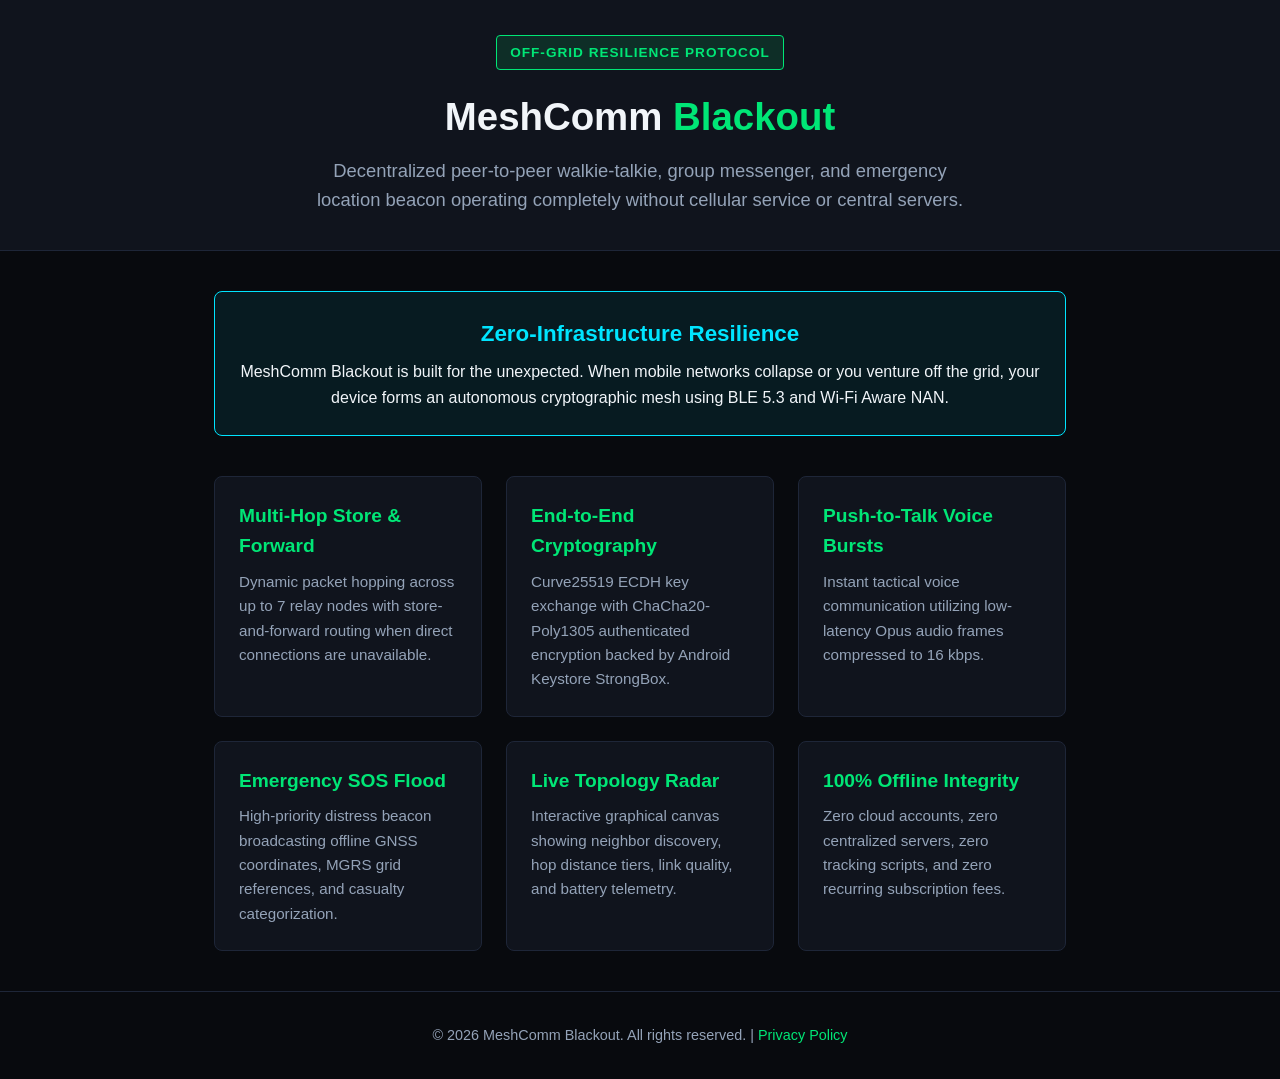
<file: index.html>
<!DOCTYPE html>
<html lang="en">
<head>
  <meta charset="UTF-8">
  <meta name="viewport" content="width=device-width, initial-scale=1.0">
  <title>MeshComm Blackout - Zero-Infrastructure Off-Grid Mesh Communicator</title>
  <link rel="stylesheet" href="style.css">
</head>
<body>
  <header>
    <div class="logo-badge">OFF-GRID RESILIENCE PROTOCOL</div>
    <h1>MeshComm <span>Blackout</span></h1>
    <p class="tagline">Decentralized peer-to-peer walkie-talkie, group messenger, and emergency location beacon operating completely without cellular service or central servers.</p>
  </header>

  <main>
    <div class="privacy-banner">
      <h2>Zero-Infrastructure Resilience</h2>
      <p>MeshComm Blackout is built for the unexpected. When mobile networks collapse or you venture off the grid, your device forms an autonomous cryptographic mesh using BLE 5.3 and Wi-Fi Aware NAN.</p>
    </div>

    <div class="features-grid">
      <div class="feature-card">
        <h3>Multi-Hop Store & Forward</h3>
        <p>Dynamic packet hopping across up to 7 relay nodes with store-and-forward routing when direct connections are unavailable.</p>
      </div>

      <div class="feature-card">
        <h3>End-to-End Cryptography</h3>
        <p>Curve25519 ECDH key exchange with ChaCha20-Poly1305 authenticated encryption backed by Android Keystore StrongBox.</p>
      </div>

      <div class="feature-card">
        <h3>Push-to-Talk Voice Bursts</h3>
        <p>Instant tactical voice communication utilizing low-latency Opus audio frames compressed to 16 kbps.</p>
      </div>

      <div class="feature-card">
        <h3>Emergency SOS Flood</h3>
        <p>High-priority distress beacon broadcasting offline GNSS coordinates, MGRS grid references, and casualty categorization.</p>
      </div>

      <div class="feature-card">
        <h3>Live Topology Radar</h3>
        <p>Interactive graphical canvas showing neighbor discovery, hop distance tiers, link quality, and battery telemetry.</p>
      </div>

      <div class="feature-card">
        <h3>100% Offline Integrity</h3>
        <p>Zero cloud accounts, zero centralized servers, zero tracking scripts, and zero recurring subscription fees.</p>
      </div>
    </div>
  </main>

  <footer>
    <p>&copy; 2026 MeshComm Blackout. All rights reserved. | <a href="privacy.html">Privacy Policy</a></p>
  </footer>
</body>
</html>
</file>
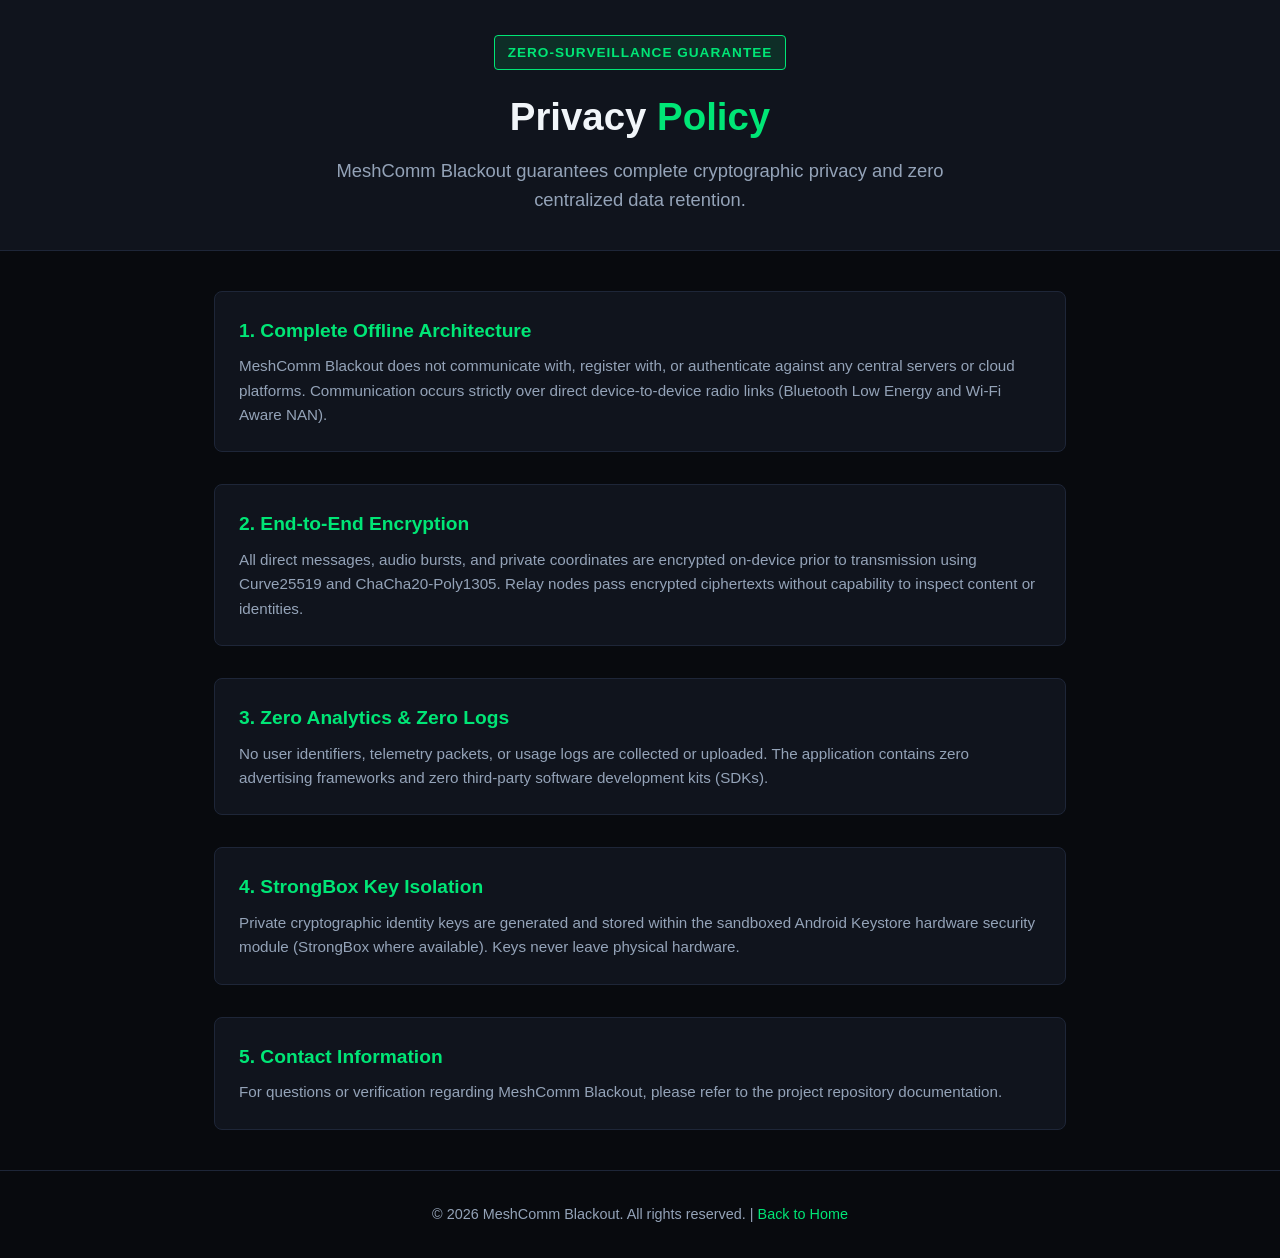
<file: privacy.html>
<!DOCTYPE html>
<html lang="en">
<head>
  <meta charset="UTF-8">
  <meta name="viewport" content="width=device-width, initial-scale=1.0">
  <title>Privacy Policy - MeshComm Blackout</title>
  <link rel="stylesheet" href="style.css">
</head>
<body>
  <header>
    <div class="logo-badge">ZERO-SURVEILLANCE GUARANTEE</div>
    <h1>Privacy <span>Policy</span></h1>
    <p class="tagline">MeshComm Blackout guarantees complete cryptographic privacy and zero centralized data retention.</p>
  </header>

  <main>
    <div class="feature-card" style="margin-bottom: 2rem;">
      <h3>1. Complete Offline Architecture</h3>
      <p>MeshComm Blackout does not communicate with, register with, or authenticate against any central servers or cloud platforms. Communication occurs strictly over direct device-to-device radio links (Bluetooth Low Energy and Wi-Fi Aware NAN).</p>
    </div>

    <div class="feature-card" style="margin-bottom: 2rem;">
      <h3>2. End-to-End Encryption</h3>
      <p>All direct messages, audio bursts, and private coordinates are encrypted on-device prior to transmission using Curve25519 and ChaCha20-Poly1305. Relay nodes pass encrypted ciphertexts without capability to inspect content or identities.</p>
    </div>

    <div class="feature-card" style="margin-bottom: 2rem;">
      <h3>3. Zero Analytics & Zero Logs</h3>
      <p>No user identifiers, telemetry packets, or usage logs are collected or uploaded. The application contains zero advertising frameworks and zero third-party software development kits (SDKs).</p>
    </div>

    <div class="feature-card" style="margin-bottom: 2rem;">
      <h3>4. StrongBox Key Isolation</h3>
      <p>Private cryptographic identity keys are generated and stored within the sandboxed Android Keystore hardware security module (StrongBox where available). Keys never leave physical hardware.</p>
    </div>

    <div class="feature-card" style="margin-bottom: 2rem;">
      <h3>5. Contact Information</h3>
      <p>For questions or verification regarding MeshComm Blackout, please refer to the project repository documentation.</p>
    </div>
  </main>

  <footer>
    <p>&copy; 2026 MeshComm Blackout. All rights reserved. | <a href="index.html">Back to Home</a></p>
  </footer>
</body>
</html>
</file>
<file: style.css>
:root {
  --bg-dark: #080a0e;
  --surface: #10141d;
  --border: #1e2638;
  --primary: #00e676;
  --secondary: #00e5ff;
  --amber: #ffd600;
  --danger: #ff1744;
  --text-main: #f1f5f9;
  --text-muted: #94a3b8;
}

* {
  box-sizing: border-box;
  margin: 0;
  padding: 0;
}

body {
  font-family: -apple-system, BlinkMacSystemFont, "Segoe UI", Roboto, "Helvetica Neue", Arial, sans-serif;
  background-color: var(--bg-dark);
  color: var(--text-main);
  line-height: 1.6;
}

header {
  background-color: var(--surface);
  border-bottom: 1px solid var(--border);
  padding: 2.2rem 1.5rem;
  text-align: center;
}

.logo-badge {
  display: inline-block;
  background: rgba(0, 230, 118, 0.12);
  color: var(--primary);
  border: 1px solid var(--primary);
  padding: 0.35rem 0.8rem;
  font-size: 0.85rem;
  font-weight: 700;
  border-radius: 4px;
  letter-spacing: 1px;
  margin-bottom: 1rem;
}

h1 {
  font-size: 2.4rem;
  color: var(--text-main);
  margin-bottom: 0.5rem;
}

h1 span {
  color: var(--primary);
}

.tagline {
  color: var(--text-muted);
  font-size: 1.15rem;
  max-width: 680px;
  margin: 0 auto;
}

main {
  max-width: 900px;
  margin: 2.5rem auto;
  padding: 0 1.5rem;
}

.features-grid {
  display: grid;
  grid-template-columns: repeat(auto-fit, minmax(260px, 1fr));
  gap: 1.5rem;
  margin: 2.5rem 0;
}

.feature-card {
  background: var(--surface);
  border: 1px solid var(--border);
  border-radius: 8px;
  padding: 1.5rem;
  transition: transform 0.2s ease;
}

.feature-card:hover {
  transform: translateY(-3px);
  border-color: var(--primary);
}

.feature-card h3 {
  color: var(--primary);
  font-size: 1.2rem;
  margin-bottom: 0.5rem;
}

.feature-card p {
  color: var(--text-muted);
  font-size: 0.95rem;
}

.privacy-banner {
  background: rgba(0, 229, 255, 0.08);
  border: 1px solid var(--secondary);
  border-radius: 8px;
  padding: 1.5rem;
  margin: 2rem 0;
  text-align: center;
}

.privacy-banner h2 {
  color: var(--secondary);
  font-size: 1.4rem;
  margin-bottom: 0.5rem;
}

.privacy-banner p {
  color: var(--text-main);
  font-size: 1rem;
}

footer {
  text-align: center;
  padding: 2rem;
  border-top: 1px solid var(--border);
  color: var(--text-muted);
  font-size: 0.9rem;
}

footer a {
  color: var(--primary);
  text-decoration: none;
}
</file>
